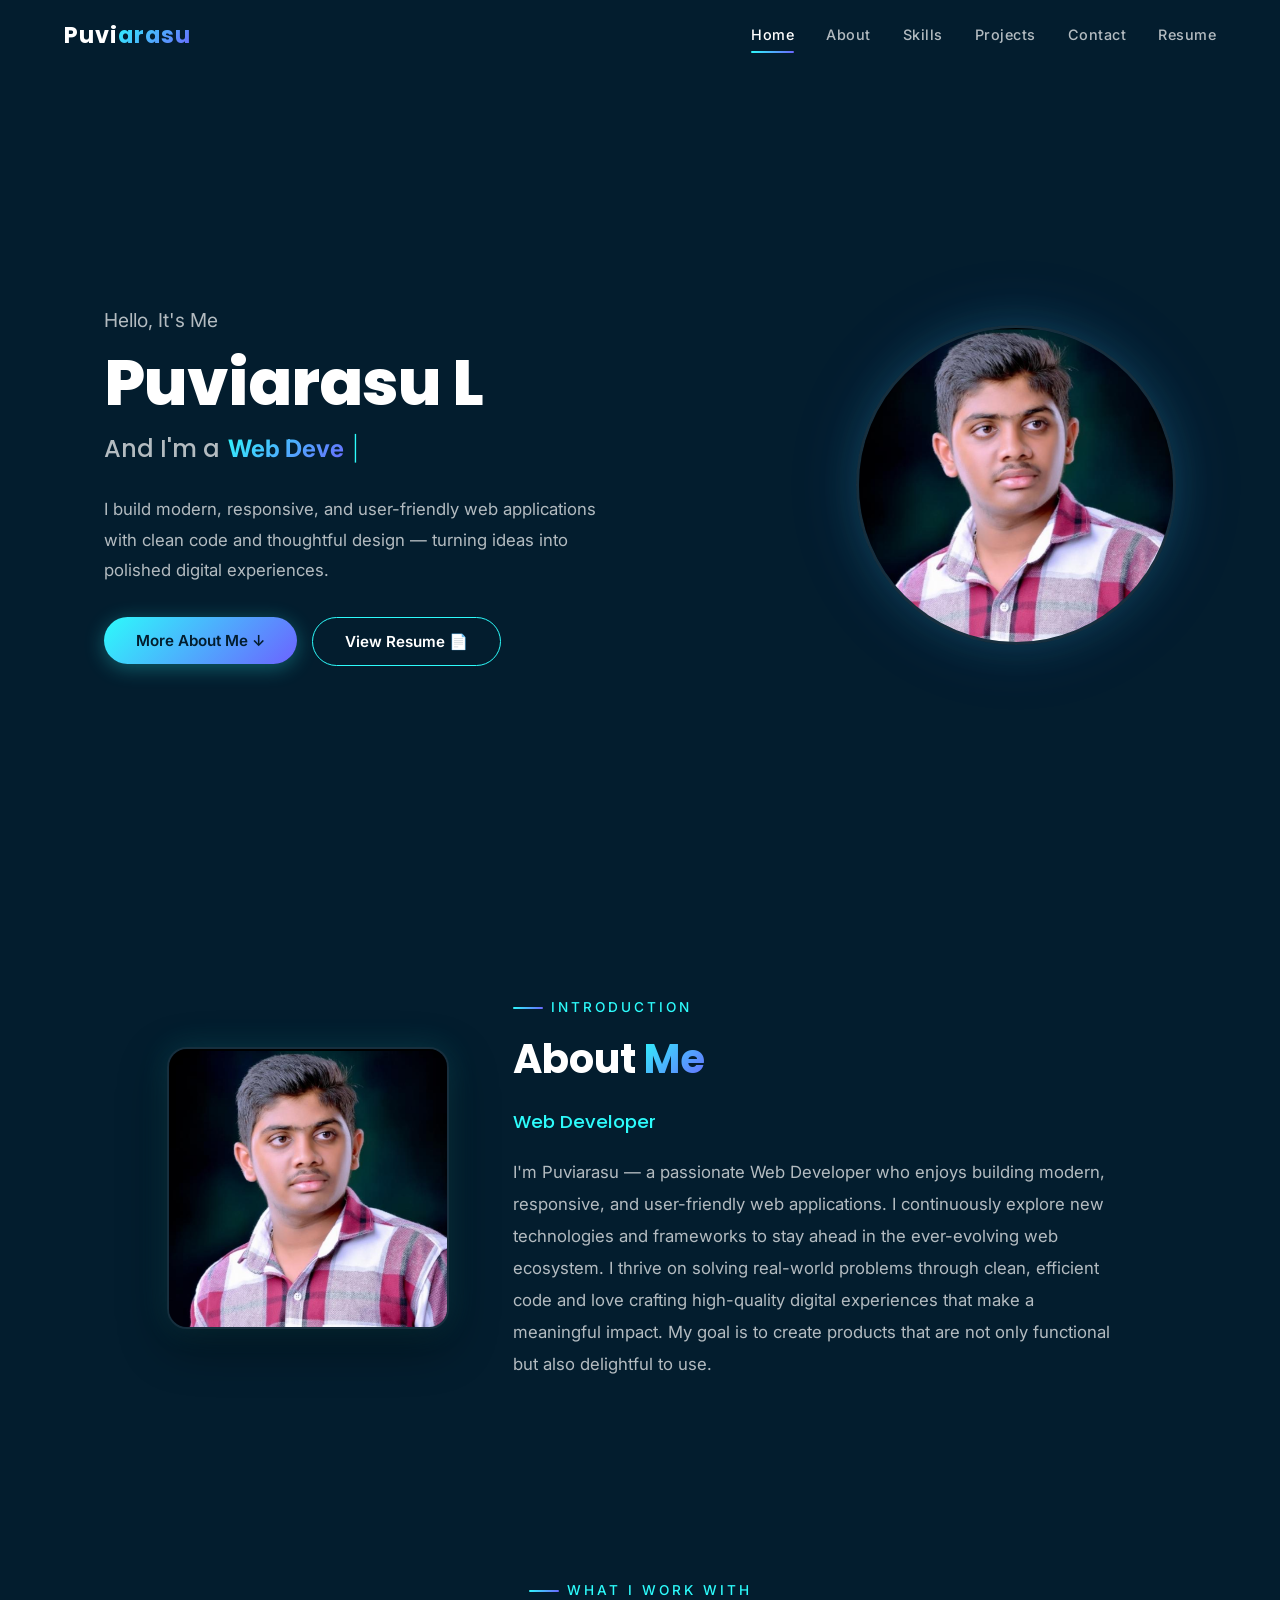
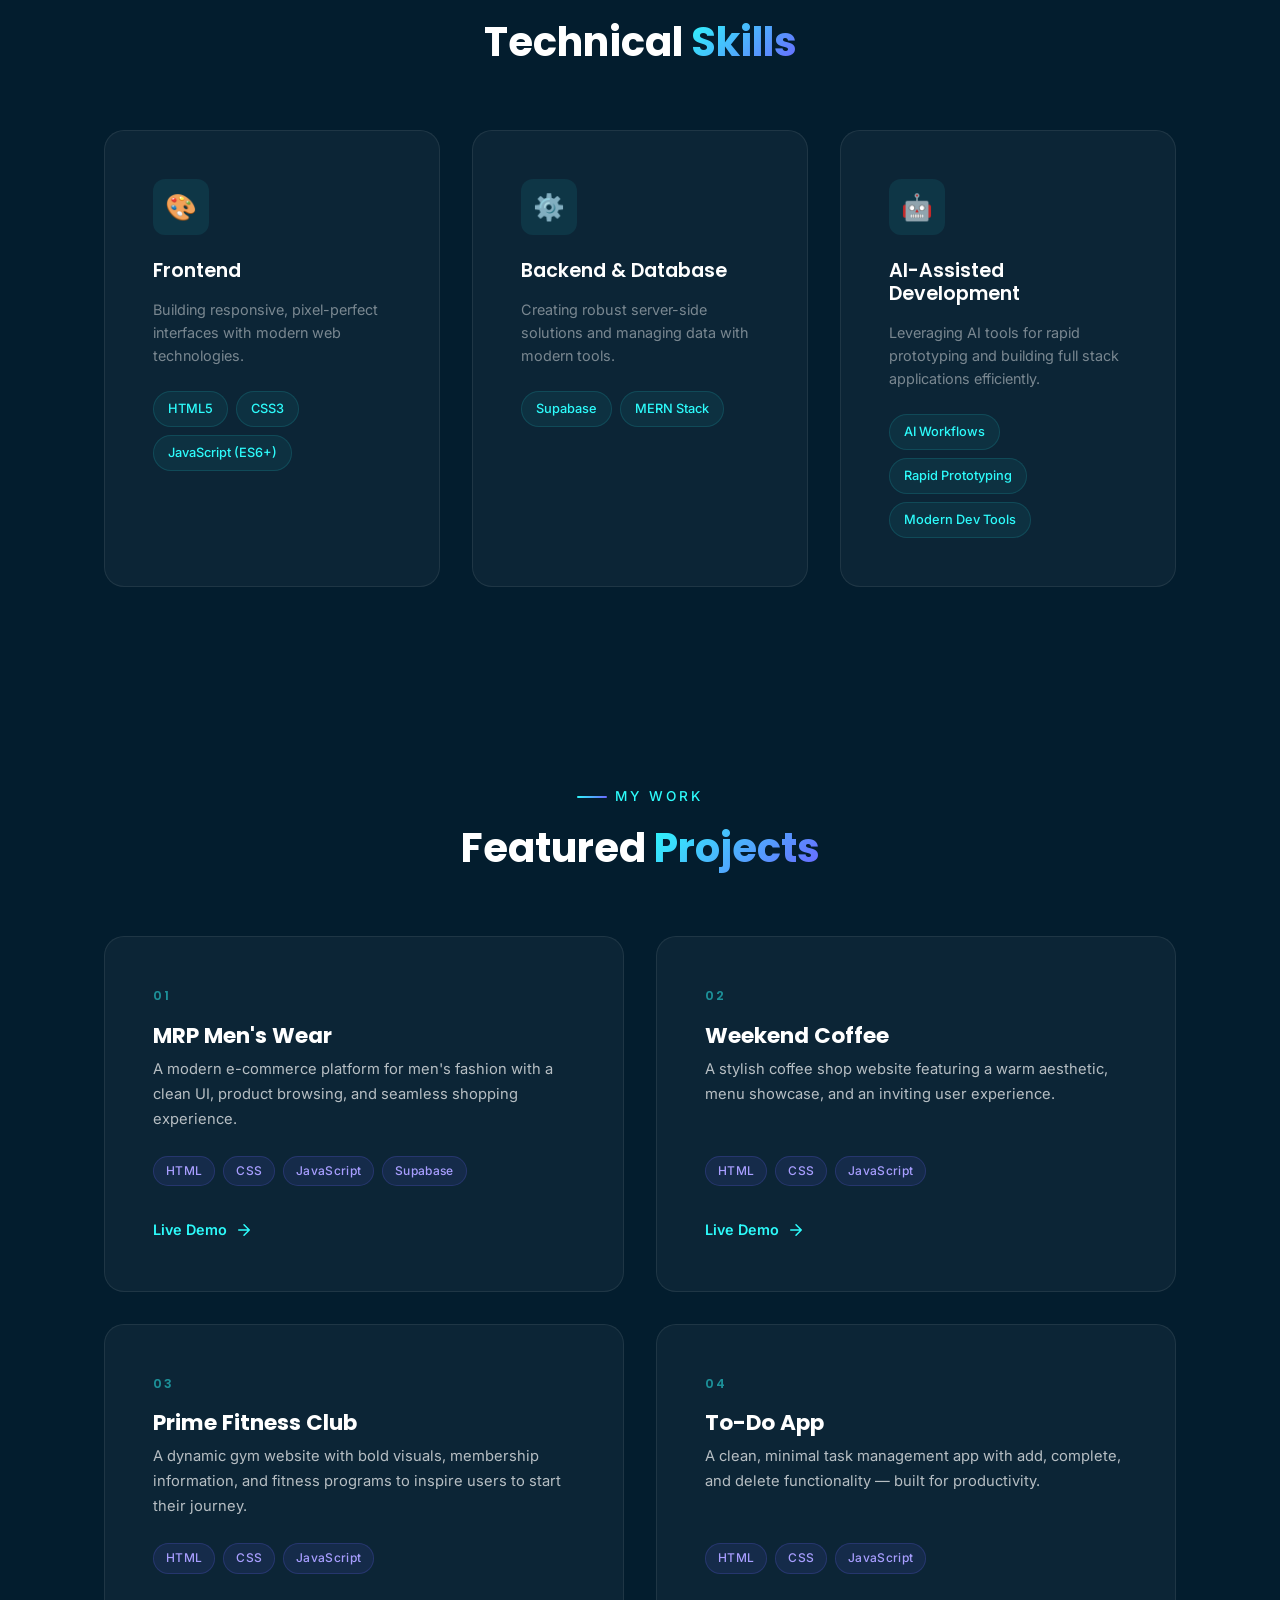
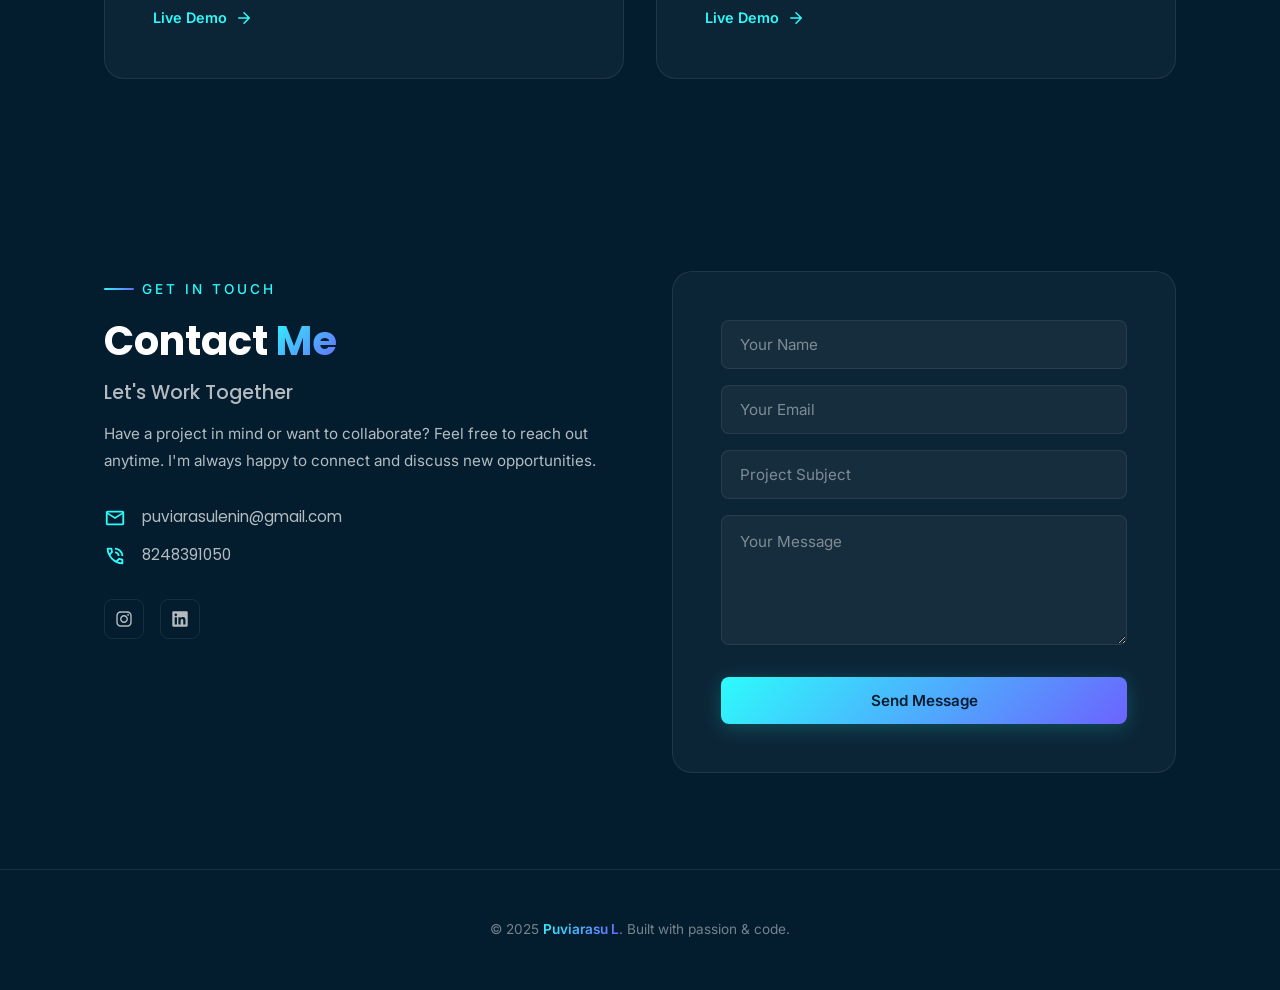
<file: index.html>
<!doctype html>
<html lang="en">
  <head>
    <meta charset="UTF-8" />
    <meta name="viewport" content="width=device-width, initial-scale=1.0" />
    <title>Puviarasu L — Web Developer Portfolio</title>
    <meta
      name="description"
      content="Portfolio of Puviarasu L — a passionate Web Developer building modern, responsive, and user-friendly web applications."
    />

    <link rel="preconnect" href="https://fonts.googleapis.com" />
    <link rel="preconnect" href="https://fonts.gstatic.com" crossorigin />
    <link
      href="https://fonts.googleapis.com/css2?family=Inter:wght@300;400;500;600;700;800&family=Poppins:wght@400;500;600;700;800&display=swap"
      rel="stylesheet"
    />

    <link rel="stylesheet" href="style2.css" />
  </head>
  <body>
    <!-- ===== NAVBAR ===== -->
    <nav class="navbar" id="navbar">
      <a href="#home" class="nav-logo">Puvi<span>arasu</span></a>
      <div class="navbar-contents">
        <a href="#home" class="nav-link active">Home</a>
        <a href="#about" class="nav-link">About</a>
        <a href="#skills" class="nav-link">Skills</a>
        <a href="#projects" class="nav-link">Projects</a>
        <a href="#contact" class="nav-link">Contact</a>
        <a href="resume.html" class="nav-link" target="_blank">Resume</a>
      </div>
      <svg
        class="menu-bar"
        id="menu-open"
        xmlns="http://www.w3.org/2000/svg"
        viewBox="0 0 24 24"
      >
        <path
          d="M3 6h18v2H3V6zm0 5h18v2H3v-2zm0 5h18v2H3v-2z"
        />
      </svg>
    </nav>

    <!-- ===== SIDEBAR (Mobile) ===== -->
    <div class="sidebar-overlay" id="sidebar-overlay"></div>
    <div class="sidebar-content" id="sidebar">
      <svg
        class="close-bar"
        id="menu-close"
        xmlns="http://www.w3.org/2000/svg"
        viewBox="0 0 24 24"
      >
        <path
          d="M18.3 5.71a1 1 0 00-1.42 0L12 10.59 7.12 5.71A1 1 0 105.7 7.12L10.59 12l-4.88 4.88a1 1 0 101.42 1.42L12 13.41l4.88 4.88a1 1 0 001.42-1.42L13.41 12l4.88-4.88a1 1 0 000-1.41z"
        />
      </svg>
      <div class="sidebar-topics">
        <a href="#home">Home</a>
        <a href="#about">About</a>
        <a href="#skills">Skills</a>
        <a href="#projects">Projects</a>
        <a href="#contact">Contact</a>
        <a href="resume.html" target="_blank">Resume</a>
      </div>
    </div>

    <!-- ===== HERO ===== -->
    <section id="home" class="home-page">
      <div class="home-first-half reveal-left">
        <div class="home-info">
          <p class="greeting">Hello, It's Me</p>
          <h1 class="name">Puviarasu L</h1>
          <div class="home-page-web">
            <h3>And I'm a</h3>
            <span class="typed-role" id="typed-role">Full Stack Developer</span>
            <span class="typed-cursor">|</span>
          </div>
          <p class="home-page-para">
            I build modern, responsive, and user-friendly web applications with
            clean code and thoughtful design — turning ideas into polished
            digital experiences.
          </p>
          <div style="display: flex; gap: 15px; flex-wrap: wrap;">
            <a href="#about">
              <button class="home-button" id="cta-about">
                More About Me ↓
              </button>
            </a>
            <a href="resume.html" target="_blank">
              <button class="home-button" style="background: transparent; border: 1px solid var(--accent-primary); color: var(--text-primary); box-shadow: none;" id="cta-resume">
                View Resume 📄
              </button>
            </a>
          </div>
        </div>
      </div>
      <div class="photo-box reveal-right">
        <div class="photos">
          <img class="puviphotos" src="puviphoto.png" alt="Puviarasu L — Full Stack Developer" />
        </div>
      </div>
    </section>

    <!-- ===== ABOUT ===== -->
    <section id="about" class="about-section">
      <div class="about-photo-wrapper reveal-left">
        <img class="puviphotoss" src="puviphoto.png" alt="Puviarasu L" />
      </div>
      <div class="about-2half reveal-right">
        <div class="about-topics">
          <span class="section-label">Introduction</span>
          <div class="about-topic">
            <h2 class="section-title">About <span class="gradient-text">Me</span></h2>
          </div>
          <h4 class="fullstack">Web Developer</h4>
          <p class="about-para">
            I'm Puviarasu — a passionate Web Developer who enjoys
            building modern, responsive, and user-friendly web applications.
            I continuously explore new technologies and frameworks to stay
            ahead in the ever-evolving web ecosystem. I thrive on solving
            real-world problems through clean, efficient code and love
            crafting high-quality digital experiences that make a meaningful
            impact. My goal is to create products that are not only
            functional but also delightful to use.
          </p>
        </div>
      </div>
    </section>

    <!-- ===== SKILLS ===== -->
    <section id="skills" class="skill-section">
      <div class="section-header reveal">
        <span class="section-label">What I Work With</span>
        <h2 class="section-title">Technical <span class="gradient-text">Skills</span></h2>
      </div>

      <div class="skills-grid stagger-children">
        <!-- Frontend -->
        <div class="skill-card reveal" style="--stagger-index: 0">
          <div class="skill-card-icon">🎨</div>
          <h3>Frontend</h3>
          <p>Building responsive, pixel-perfect interfaces with modern web technologies.</p>
          <div class="skill-tags">
            <span class="skill-tag">HTML5</span>
            <span class="skill-tag">CSS3</span>
            <span class="skill-tag">JavaScript (ES6+)</span>
          </div>
        </div>

        <!-- Backend & Database -->
        <div class="skill-card reveal" style="--stagger-index: 1">
          <div class="skill-card-icon">⚙️</div>
          <h3>Backend & Database</h3>
          <p>Creating robust server-side solutions and managing data with modern tools.</p>
          <div class="skill-tags">
            <span class="skill-tag">Supabase</span>
            <span class="skill-tag">MERN Stack</span>
          </div>
        </div>

        <!-- AI-Assisted Development -->
        <div class="skill-card reveal" style="--stagger-index: 2">
          <div class="skill-card-icon">🤖</div>
          <h3>AI-Assisted Development</h3>
          <p>Leveraging AI tools for rapid prototyping and building full stack applications efficiently.</p>
          <div class="skill-tags">
            <span class="skill-tag">AI Workflows</span>
            <span class="skill-tag">Rapid Prototyping</span>
            <span class="skill-tag">Modern Dev Tools</span>
          </div>
        </div>
      </div>
    </section>

    <!-- ===== PROJECTS ===== -->
    <section id="projects" class="projects-section">
      <div class="section-header reveal">
        <span class="section-label">My Work</span>
        <h2 class="section-title">Featured <span class="gradient-text">Projects</span></h2>
      </div>

      <div class="projects-grid stagger-children">
        <!-- Project 1 — MRP Men's Wear -->
        <div class="project-card reveal" style="--stagger-index: 0">
          <span class="project-number">01</span>
          <h3>MRP Men's Wear</h3>
          <p class="project-desc">
            A modern e-commerce platform for men's fashion with a clean UI,
            product browsing, and seamless shopping experience.
          </p>
          <div class="project-tech-tags">
            <span class="project-tech-tag">HTML</span>
            <span class="project-tech-tag">CSS</span>
            <span class="project-tech-tag">JavaScript</span>
            <span class="project-tech-tag">Supabase</span>
          </div>
          <a
            href="https://mrponline.vercel.app"
            target="_blank"
            rel="noopener noreferrer"
            class="project-link"
            id="project-mrp"
          >
            Live Demo
            <svg xmlns="http://www.w3.org/2000/svg" viewBox="0 0 24 24">
              <path d="M5 12h14m-7-7 7 7-7 7" stroke="currentColor" stroke-width="2" fill="none" stroke-linecap="round" stroke-linejoin="round"/>
            </svg>
          </a>
        </div>

        <!-- Project 2 — Weekend Coffee -->
        <div class="project-card reveal" style="--stagger-index: 1">
          <span class="project-number">02</span>
          <h3>Weekend Coffee</h3>
          <p class="project-desc">
            A stylish coffee shop website featuring a warm aesthetic,
            menu showcase, and an inviting user experience.
          </p>
          <div class="project-tech-tags">
            <span class="project-tech-tag">HTML</span>
            <span class="project-tech-tag">CSS</span>
            <span class="project-tech-tag">JavaScript</span>
          </div>
          <a
            href="https://weekend-coffee.vercel.app"
            target="_blank"
            rel="noopener noreferrer"
            class="project-link"
            id="project-coffee"
          >
            Live Demo
            <svg xmlns="http://www.w3.org/2000/svg" viewBox="0 0 24 24">
              <path d="M5 12h14m-7-7 7 7-7 7" stroke="currentColor" stroke-width="2" fill="none" stroke-linecap="round" stroke-linejoin="round"/>
            </svg>
          </a>
        </div>

        <!-- Project 3 — Prime Fitness Club -->
        <div class="project-card reveal" style="--stagger-index: 2">
          <span class="project-number">03</span>
          <h3>Prime Fitness Club</h3>
          <p class="project-desc">
            A dynamic gym website with bold visuals, membership information,
            and fitness programs to inspire users to start their journey.
          </p>
          <div class="project-tech-tags">
            <span class="project-tech-tag">HTML</span>
            <span class="project-tech-tag">CSS</span>
            <span class="project-tech-tag">JavaScript</span>
          </div>
          <a
            href="https://prime-fitness-club.vercel.app"
            target="_blank"
            rel="noopener noreferrer"
            class="project-link"
            id="project-fitness"
          >
            Live Demo
            <svg xmlns="http://www.w3.org/2000/svg" viewBox="0 0 24 24">
              <path d="M5 12h14m-7-7 7 7-7 7" stroke="currentColor" stroke-width="2" fill="none" stroke-linecap="round" stroke-linejoin="round"/>
            </svg>
          </a>
        </div>

        <!-- Project 4 — To-Do App -->
        <div class="project-card reveal" style="--stagger-index: 3">
          <span class="project-number">04</span>
          <h3>To-Do App</h3>
          <p class="project-desc">
            A clean, minimal task management app with add, complete, and
            delete functionality — built for productivity.
          </p>
          <div class="project-tech-tags">
            <span class="project-tech-tag">HTML</span>
            <span class="project-tech-tag">CSS</span>
            <span class="project-tech-tag">JavaScript</span>
          </div>
          <a
            href="https://to-do-app-puviarasu.vercel.app"
            target="_blank"
            rel="noopener noreferrer"
            class="project-link"
            id="project-todo"
          >
            Live Demo
            <svg xmlns="http://www.w3.org/2000/svg" viewBox="0 0 24 24">
              <path d="M5 12h14m-7-7 7 7-7 7" stroke="currentColor" stroke-width="2" fill="none" stroke-linecap="round" stroke-linejoin="round"/>
            </svg>
          </a>
        </div>
      </div>
    </section>

    <!-- ===== CONTACT ===== -->
    <section id="contact" class="contact">
      <div class="contact-first-half reveal-left">
        <span class="section-label">Get In Touch</span>
        <div class="contact-me">
          <h2>Contact <span class="me">Me</span></h2>
        </div>
        <h3 class="work">Let's Work Together</h3>
        <p class="contact-para">
          Have a project in mind or want to collaborate? Feel free to reach
          out anytime. I'm always happy to connect and discuss new
          opportunities.
        </p>
        <div class="icons-gap">
          <div class="contact-icons">
            <svg
              class="mail-phone"
              xmlns="http://www.w3.org/2000/svg"
              viewBox="0 -960 960 960"
            >
              <path
                d="M160-160q-33 0-56.5-23.5T80-240v-480q0-33 23.5-56.5T160-800h640q33 0 56.5 23.5T880-720v480q0 33-23.5 56.5T800-160H160Zm320-280L160-640v400h640v-400L480-440Zm0-80 320-200H160l320 200ZM160-640v-80 480-400Z"
              />
            </svg>
            <h3 class="details">puviarasulenin@gmail.com</h3>
          </div>
          <div class="contact-icons">
            <svg
              class="mail-phone"
              xmlns="http://www.w3.org/2000/svg"
              viewBox="0 -960 960 960"
            >
              <path
                d="M760-480q0-117-81.5-198.5T480-760v-80q75 0 140.5 28.5t114 77q48.5 48.5 77 114T840-480h-80Zm-160 0q0-50-35-85t-85-35v-80q83 0 141.5 58.5T680-480h-80Zm198 360q-125 0-247-54.5T329-329Q229-429 174.5-551T120-798q0-18 12-30t30-12h162q14 0 25 9.5t13 22.5l26 140q2 16-1 27t-11 19l-97 98q20 37 47.5 71.5T387-386q31 31 65 57.5t72 48.5l94-94q9-9 23.5-13.5T670-390l138 28q14 4 23 14.5t9 23.5v162q0 18-12 30t-30 12ZM241-600l66-66-17-94h-89q5 41 14 81t26 79Zm358 358q39 17 79.5 27t81.5 13v-88l-94-19-67 67ZM241-600Zm358 358Z"
              />
            </svg>
            <h3 class="details">8248391050</h3>
          </div>
        </div>

        <div class="contact-images">
          <a href="https://www.instagram.com/gymboy_puvi/" target="_blank" rel="noopener noreferrer" aria-label="Instagram">
            <svg
              class="cont-images"
              xmlns="http://www.w3.org/2000/svg"
              viewBox="0 0 640 640"
            >
              <path
                d="M320.3 205C256.8 204.8 205.2 256.2 205 319.7C204.8 383.2 256.2 434.8 319.7 435C383.2 435.2 434.8 383.8 435 320.3C435.2 256.8 383.8 205.2 320.3 205zM319.7 245.4C360.9 245.2 394.4 278.5 394.6 319.7C394.8 360.9 361.5 394.4 320.3 394.6C279.1 394.8 245.6 361.5 245.4 320.3C245.2 279.1 278.5 245.6 319.7 245.4zM413.1 200.3C413.1 185.5 425.1 173.5 439.9 173.5C454.7 173.5 466.7 185.5 466.7 200.3C466.7 215.1 454.7 227.1 439.9 227.1C425.1 227.1 413.1 215.1 413.1 200.3zM542.8 227.5C541.1 191.6 532.9 159.8 506.6 133.6C480.4 107.4 448.6 99.2 412.7 97.4C375.7 95.3 264.8 95.3 227.8 97.4C192 99.1 160.2 107.3 133.9 133.5C107.6 159.7 99.5 191.5 97.7 227.4C95.6 264.4 95.6 375.3 97.7 412.3C99.4 448.2 107.6 480 133.9 506.2C160.2 532.4 191.9 540.6 227.8 542.4C264.8 544.5 375.7 544.5 412.7 542.4C448.6 540.7 480.4 532.5 506.6 506.2C532.8 480 541 448.2 542.8 412.3C544.9 375.3 544.9 264.5 542.8 227.5zM495 452C487.2 471.6 472.1 486.7 452.4 494.6C422.9 506.3 352.9 503.6 320.3 503.6C287.7 503.6 217.6 506.2 188.2 494.6C168.6 486.8 153.5 471.7 145.6 452C133.9 422.5 136.6 352.5 136.6 319.9C136.6 287.3 134 217.2 145.6 187.8C153.4 168.2 168.5 153.1 188.2 145.2C217.7 133.5 287.7 136.2 320.3 136.2C352.9 136.2 423 133.6 452.4 145.2C472 153 487.1 168.1 495 187.8C506.7 217.3 504 287.3 504 319.9C504 352.5 506.7 422.6 495 452z"
              />
            </svg>
          </a>
          <a href="https://www.linkedin.com/in/puviarasu-lenin-47923a38b/" target="_blank" rel="noopener noreferrer" aria-label="LinkedIn">
            <svg
              class="cont-images"
              xmlns="http://www.w3.org/2000/svg"
              viewBox="0 0 640 640"
            >
              <path
                d="M512 96L127.9 96C110.3 96 96 110.5 96 128.3L96 511.7C96 529.5 110.3 544 127.9 544L512 544C529.6 544 544 529.5 544 511.7L544 128.3C544 110.5 529.6 96 512 96zM231.4 480L165 480L165 266.2L231.5 266.2L231.5 480L231.4 480zM198.2 160C219.5 160 236.7 177.2 236.7 198.5C236.7 219.8 219.5 237 198.2 237C176.9 237 159.7 219.8 159.7 198.5C159.7 177.2 176.9 160 198.2 160zM480.3 480L413.9 480L413.9 376C413.9 351.2 413.4 319.3 379.4 319.3C344.8 319.3 339.5 346.3 339.5 374.2L339.5 480L273.1 480L273.1 266.2L336.8 266.2L336.8 295.4L337.7 295.4C346.6 278.6 368.3 260.9 400.6 260.9C467.8 260.9 480.3 305.2 480.3 362.8L480.3 480z"
              />
            </svg>
          </a>
        </div>
      </div>

      <div class="contact-second-half reveal-right">
        <form class="contact-form" id="contact-form">
          <div class="input-group">
            <input id="text1" type="text" placeholder="Your Name" required />
          </div>
          <div class="input-group">
            <input id="text2" type="email" placeholder="Your Email" required />
          </div>
          <div class="input-group">
            <input id="text3" type="text" placeholder="Project Subject" />
          </div>
          <div class="input-group">
            <textarea id="text4" placeholder="Your Message" required></textarea>
          </div>
          <button type="button" onclick="submitone()" class="submit-btn" id="submit-btn">
            Send Message
          </button>
        </form>
      </div>
    </section>

    <!-- ===== FOOTER ===== -->
    <footer class="footer">
      <p>© 2025 <span class="gradient-text">Puviarasu L</span>. Built with passion & code.</p>
    </footer>

    <script src="javas.js"></script>
  </body>
</html>
</file>
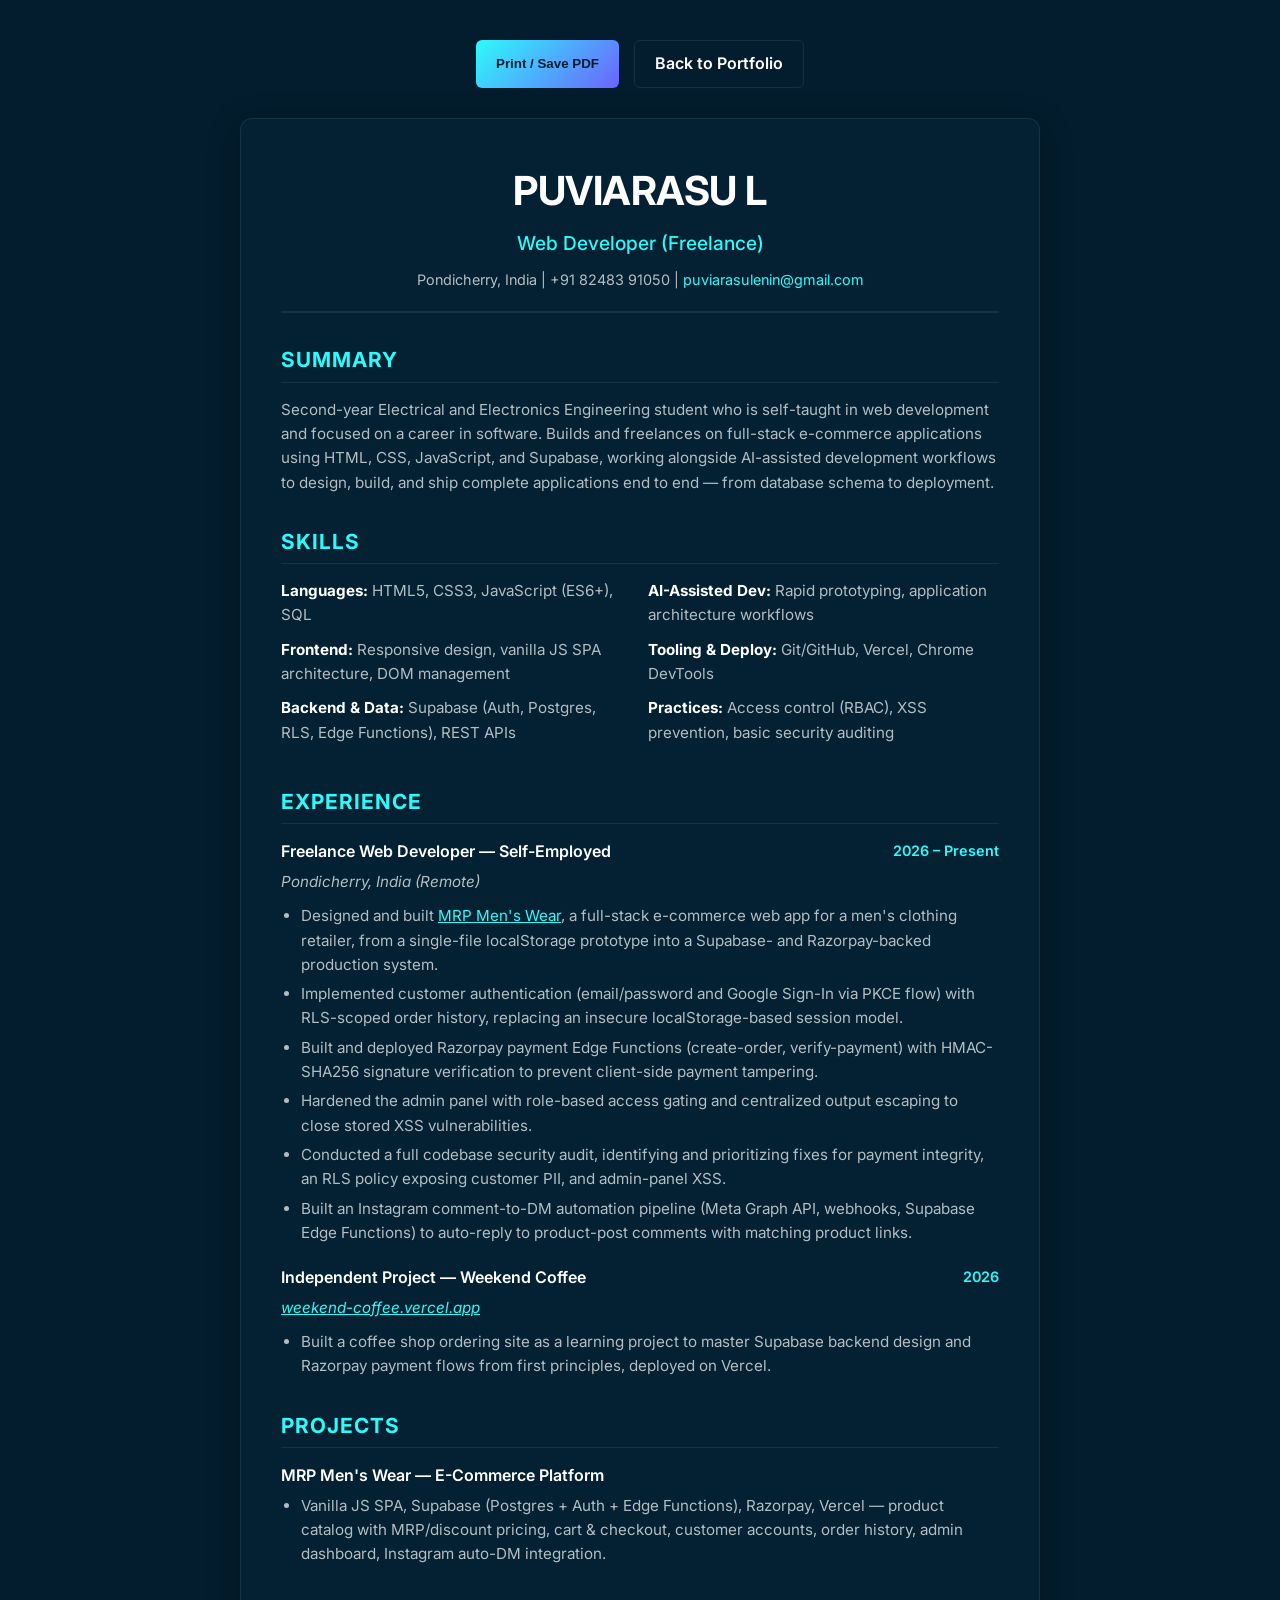
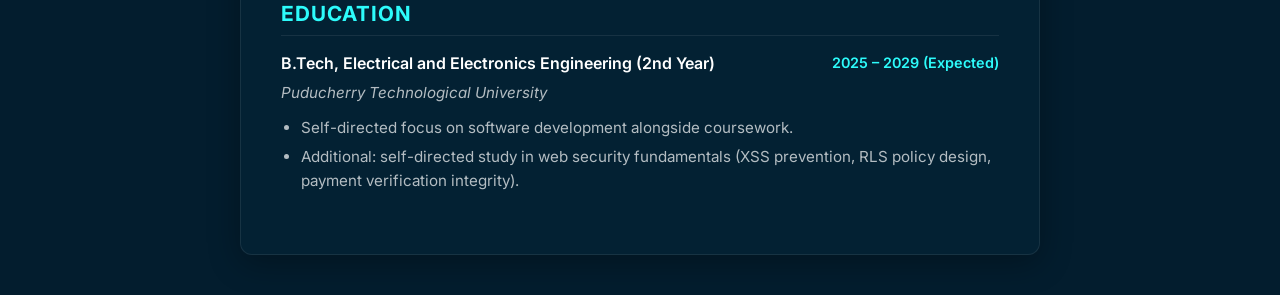
<file: resume.html>
<!DOCTYPE html>
<html lang="en">
<head>
    <meta charset="UTF-8">
    <meta name="viewport" content="width=device-width, initial-scale=1.0">
    <title>Puviarasu L — Resume</title>
    <link href="https://fonts.googleapis.com/css2?family=Inter:wght@300;400;500;600;700;800&display=swap" rel="stylesheet">
    <style>
        :root {
            --bg-primary: #031d2e;
            --bg-secondary: #062a3e;
            --accent-primary: #2dfbfb;
            --text-primary: #ffffff;
            --text-secondary: rgba(255, 255, 255, 0.7);
            --border-glass: rgba(255, 255, 255, 0.08);
            --accent-gradient: linear-gradient(135deg, #2dfbfb 0%, #6c63ff 100%);
        }
        * {
            margin: 0;
            padding: 0;
            box-sizing: border-box;
        }
        body {
            background-color: var(--bg-primary);
            color: var(--text-primary);
            font-family: 'Inter', sans-serif;
            line-height: 1.6;
            padding: 40px 20px;
        }
        .container {
            max-width: 800px;
            margin: 0 auto;
            background: rgba(6, 42, 62, 0.4);
            border: 1px solid var(--border-glass);
            padding: 40px;
            border-radius: 12px;
            box-shadow: 0 8px 32px rgba(0, 0, 0, 0.3);
        }
        .header {
            text-align: center;
            border-bottom: 2px solid var(--border-glass);
            padding-bottom: 20px;
            margin-bottom: 30px;
        }
        .header h1 {
            font-size: 2.5rem;
            margin-bottom: 5px;
            letter-spacing: -0.5px;
        }
        .subtitle {
            color: var(--accent-primary);
            font-size: 1.2rem;
            font-weight: 500;
            margin-bottom: 10px;
        }
        .contact-info {
            font-size: 0.9rem;
            color: var(--text-secondary);
        }
        .contact-info a {
            color: var(--accent-primary);
            text-decoration: none;
        }
        h2 {
            font-size: 1.3rem;
            color: var(--accent-primary);
            margin-top: 30px;
            margin-bottom: 15px;
            border-bottom: 1px solid var(--border-glass);
            padding-bottom: 5px;
            text-transform: uppercase;
            letter-spacing: 1px;
        }
        p, li {
            color: var(--text-secondary);
            font-size: 0.95rem;
            margin-bottom: 10px;
        }
        ul {
            list-style: none;
        }
        .experience-item, .project-item {
            margin-bottom: 20px;
        }
        .item-header {
            display: flex;
            justify-content: space-between;
            flex-wrap: wrap;
            font-weight: 600;
            margin-bottom: 5px;
        }
        .item-title {
            color: var(--text-primary);
        }
        .item-date {
            color: var(--accent-primary);
            font-size: 0.9rem;
        }
        .bullet-list {
            list-style-type: disc;
            margin-left: 20px;
            margin-top: 5px;
        }
        .bullet-list li {
            margin-bottom: 5px;
        }
        .skills-grid {
            display: grid;
            grid-template-columns: 1fr 1fr;
            gap: 15px;
        }
        .skill-category strong {
            color: var(--text-primary);
        }
        .actions {
            display: flex;
            justify-content: center;
            gap: 15px;
            margin-bottom: 30px;
        }
        .btn {
            display: inline-flex;
            align-items: center;
            padding: 10px 20px;
            border: none;
            border-radius: 6px;
            font-weight: 600;
            text-decoration: none;
            cursor: pointer;
            transition: transform 0.2s, box-shadow 0.2s;
        }
        .btn-primary {
            background: var(--accent-gradient);
            color: var(--bg-primary);
        }
        .btn-secondary {
            background: transparent;
            border: 1px solid var(--border-glass);
            color: var(--text-primary);
        }
        .btn:hover {
            transform: translateY(-2px);
            box-shadow: 0 4px 15px rgba(45, 251, 251, 0.2);
        }
        @media (max-width: 600px) {
            .skills-grid {
                grid-template-columns: 1fr;
            }
            .item-header {
                flex-direction: column;
            }
            .container {
                padding: 20px;
            }
        }
        @media print {
            body {
                background: white;
                color: black;
                padding: 0;
            }
            .container {
                background: transparent;
                border: none;
                padding: 0;
                box-shadow: none;
            }
            .actions {
                display: none;
            }
            .item-title, h2, .subtitle, p, li {
                color: black !important;
            }
            h2 {
                border-bottom: 1px solid #ccc;
            }
        }
    </style>
</head>
<body>
    <div class="actions">
        <button class="btn btn-primary" onclick="window.print()">Print / Save PDF</button>
        <a href="index.html" class="btn btn-secondary">Back to Portfolio</a>
    </div>
    <div class="container">
        <div class="header">
            <h1>PUVIARASU L</h1>
            <div class="subtitle">Web Developer (Freelance)</div>
            <div class="contact-info">
                Pondicherry, India | +91 82483 91050 | <a href="mailto:puviarasulenin@gmail.com">puviarasulenin@gmail.com</a>
            </div>
        </div>

        <h2>Summary</h2>
        <p>Second-year Electrical and Electronics Engineering student who is self-taught in web development and focused on a career in software. Builds and freelances on full-stack e-commerce applications using HTML, CSS, JavaScript, and Supabase, working alongside AI-assisted development workflows to design, build, and ship complete applications end to end — from database schema to deployment.</p>

        <h2>Skills</h2>
        <div class="skills-grid">
            <div class="skill-category">
                <p><strong>Languages:</strong> HTML5, CSS3, JavaScript (ES6+), SQL</p>
                <p><strong>Frontend:</strong> Responsive design, vanilla JS SPA architecture, DOM management</p>
                <p><strong>Backend & Data:</strong> Supabase (Auth, Postgres, RLS, Edge Functions), REST APIs</p>
            </div>
            <div class="skill-category">
                <p><strong>AI-Assisted Dev:</strong> Rapid prototyping, application architecture workflows</p>
                <p><strong>Tooling & Deploy:</strong> Git/GitHub, Vercel, Chrome DevTools</p>
                <p><strong>Practices:</strong> Access control (RBAC), XSS prevention, basic security auditing</p>
            </div>
        </div>

        <h2>Experience</h2>
        <div class="experience-item">
            <div class="item-header">
                <span class="item-title">Freelance Web Developer — Self-Employed</span>
                <span class="item-date">2026 – Present</span>
            </div>
            <p style="font-style: italic;">Pondicherry, India (Remote)</p>
            <ul class="bullet-list">
                <li>Designed and built <a href="https://mrponline.vercel.app" target="_blank" style="color: var(--accent-primary); text-decoration: underline;">MRP Men's Wear</a>, a full-stack e-commerce web app for a men's clothing retailer, from a single-file localStorage prototype into a Supabase- and Razorpay-backed production system.</li>
                <li>Implemented customer authentication (email/password and Google Sign-In via PKCE flow) with RLS-scoped order history, replacing an insecure localStorage-based session model.</li>
                <li>Built and deployed Razorpay payment Edge Functions (create-order, verify-payment) with HMAC-SHA256 signature verification to prevent client-side payment tampering.</li>
                <li>Hardened the admin panel with role-based access gating and centralized output escaping to close stored XSS vulnerabilities.</li>
                <li>Conducted a full codebase security audit, identifying and prioritizing fixes for payment integrity, an RLS policy exposing customer PII, and admin-panel XSS.</li>
                <li>Built an Instagram comment-to-DM automation pipeline (Meta Graph API, webhooks, Supabase Edge Functions) to auto-reply to product-post comments with matching product links.</li>
            </ul>
        </div>

        <div class="experience-item">
            <div class="item-header">
                <span class="item-title">Independent Project — Weekend Coffee</span>
                <span class="item-date">2026</span>
            </div>
            <p style="font-style: italic;"><a href="https://weekend-coffee.vercel.app" target="_blank" style="color: var(--accent-primary);">weekend-coffee.vercel.app</a></p>
            <ul class="bullet-list">
                <li>Built a coffee shop ordering site as a learning project to master Supabase backend design and Razorpay payment flows from first principles, deployed on Vercel.</li>
            </ul>
        </div>

        <h2>Projects</h2>
        <div class="project-item">
            <div class="item-header">
                <span class="item-title">MRP Men's Wear — E-Commerce Platform</span>
            </div>
            <ul class="bullet-list">
                <li>Vanilla JS SPA, Supabase (Postgres + Auth + Edge Functions), Razorpay, Vercel — product catalog with MRP/discount pricing, cart & checkout, customer accounts, order history, admin dashboard, Instagram auto-DM integration.</li>
            </ul>
        </div>

        <h2>Education</h2>
        <div class="experience-item">
            <div class="item-header">
                <span class="item-title">B.Tech, Electrical and Electronics Engineering (2nd Year)</span>
                <span class="item-date">2025 – 2029 (Expected)</span>
            </div>
            <p style="font-style: italic;">Puducherry Technological University</p>
            <ul class="bullet-list">
                <li>Self-directed focus on software development alongside coursework.</li>
                <li>Additional: self-directed study in web security fundamentals (XSS prevention, RLS policy design, payment verification integrity).</li>
            </ul>
        </div>
    </div>
</body>
</html>
</file>
<file: style2.css>
/* ===== DESIGN TOKENS ===== */
:root {
  /* Colors — Core Theme (Dark Teal + Cyan) */
  --bg-primary: #031d2e;
  --bg-secondary: #062a3e;
  --bg-card: rgba(6, 42, 62, 0.6);
  --bg-glass: rgba(255, 255, 255, 0.04);
  --bg-glass-hover: rgba(255, 255, 255, 0.08);
  --border-glass: rgba(255, 255, 255, 0.08);
  --border-glass-hover: rgba(45, 251, 251, 0.25);

  --accent-primary: #2dfbfb;
  --accent-secondary: #6c63ff;
  --accent-gradient: linear-gradient(135deg, #2dfbfb 0%, #6c63ff 100%);
  --accent-gradient-hover: linear-gradient(135deg, #6c63ff 0%, #2dfbfb 100%);

  --text-primary: #ffffff;
  --text-secondary: rgba(255, 255, 255, 0.7);
  --text-muted: rgba(255, 255, 255, 0.45);

  /* Typography */
  --font-heading: 'Poppins', sans-serif;
  --font-body: 'Inter', sans-serif;

  /* Spacing Scale */
  --space-xs: 0.25rem;
  --space-sm: 0.5rem;
  --space-md: 1rem;
  --space-lg: 1.5rem;
  --space-xl: 2rem;
  --space-2xl: 3rem;
  --space-3xl: 4rem;
  --space-4xl: 6rem;

  /* Borders & Radius */
  --radius-sm: 8px;
  --radius-md: 12px;
  --radius-lg: 20px;
  --radius-xl: 28px;
  --radius-full: 50%;

  /* Shadows */
  --shadow-sm: 0 2px 8px rgba(0, 0, 0, 0.2);
  --shadow-md: 0 8px 32px rgba(0, 0, 0, 0.3);
  --shadow-lg: 0 16px 48px rgba(0, 0, 0, 0.4);
  --shadow-glow: 0 0 30px rgba(45, 251, 251, 0.15);
  --shadow-glow-strong: 0 0 50px rgba(45, 251, 251, 0.25);

  /* Transitions */
  --transition-fast: 0.2s ease;
  --transition-base: 0.3s ease;
  --transition-slow: 0.5s ease;
  --transition-spring: 0.4s cubic-bezier(0.175, 0.885, 0.32, 1.275);

  /* Layout */
  --nav-height: 70px;
  --container-max: 1200px;
  --container-padding: 5%;
}

/* ===== RESET & BASE ===== */
*,
*::before,
*::after {
  margin: 0;
  padding: 0;
  box-sizing: border-box;
}

html {
  scroll-behavior: smooth;
  scroll-padding-top: calc(var(--nav-height) + 20px);
}

body {
  background-color: var(--bg-primary);
  color: var(--text-primary);
  font-family: var(--font-body);
  font-size: 16px;
  line-height: 1.7;
  overflow-x: hidden;
  -webkit-font-smoothing: antialiased;
  -moz-osx-font-smoothing: grayscale;
}

a {
  color: inherit;
  text-decoration: none;
}

img {
  max-width: 100%;
  display: block;
}

/* ===== TYPOGRAPHY ===== */
h1, h2, h3, h4, h5, h6 {
  font-family: var(--font-heading);
  font-weight: 700;
  line-height: 1.2;
}

h1 { font-size: clamp(2.2rem, 5vw, 3.5rem); }
h2 { font-size: clamp(1.8rem, 4vw, 2.5rem); }
h3 { font-size: clamp(1.2rem, 2.5vw, 1.5rem); }
h4 { font-size: clamp(1rem, 2vw, 1.15rem); }

p {
  color: var(--text-secondary);
  font-size: clamp(0.95rem, 1.5vw, 1.05rem);
  max-width: 65ch;
}

/* ===== UTILITY CLASSES ===== */
.section {
  padding: var(--space-4xl) var(--container-padding);
  max-width: var(--container-max);
  margin: 0 auto;
}

.section-label {
  display: inline-flex;
  align-items: center;
  gap: var(--space-sm);
  font-family: var(--font-body);
  font-size: 0.85rem;
  font-weight: 500;
  letter-spacing: 3px;
  text-transform: uppercase;
  color: var(--accent-primary);
  margin-bottom: var(--space-md);
}

.section-label::before {
  content: '';
  width: 30px;
  height: 2px;
  background: var(--accent-gradient);
  border-radius: 2px;
}

.section-title {
  margin-bottom: var(--space-lg);
}

.gradient-text {
  background: var(--accent-gradient);
  -webkit-background-clip: text;
  -webkit-text-fill-color: transparent;
  background-clip: text;
}

/* ===== SCROLL ANIMATIONS ===== */
.reveal {
  opacity: 0;
  transform: translateY(40px);
  transition: opacity 0.8s ease, transform 0.8s ease;
}

.reveal.active {
  opacity: 1;
  transform: translateY(0);
}

.reveal-left {
  opacity: 0;
  transform: translateX(-60px);
  transition: opacity 0.8s ease, transform 0.8s ease;
}

.reveal-left.active {
  opacity: 1;
  transform: translateX(0);
}

.reveal-right {
  opacity: 0;
  transform: translateX(60px);
  transition: opacity 0.8s ease, transform 0.8s ease;
}

.reveal-right.active {
  opacity: 1;
  transform: translateX(0);
}

/* Staggered children */
.stagger-children .reveal {
  transition-delay: calc(var(--stagger-index, 0) * 0.1s);
}

/* ===== NAVBAR ===== */
.navbar {
  display: flex;
  justify-content: space-between;
  align-items: center;
  padding: 0 var(--container-padding);
  width: 100%;
  height: var(--nav-height);
  position: fixed;
  top: 0;
  left: 0;
  z-index: 1000;
  background: transparent;
  transition: background var(--transition-base), box-shadow var(--transition-base), backdrop-filter var(--transition-base);
}

.navbar.scrolled {
  background: rgba(3, 29, 46, 0.85);
  backdrop-filter: blur(20px);
  -webkit-backdrop-filter: blur(20px);
  box-shadow: 0 1px 0 var(--border-glass), var(--shadow-sm);
}

.nav-logo {
  font-family: var(--font-heading);
  font-size: 1.4rem;
  font-weight: 700;
  letter-spacing: 1px;
  color: var(--text-primary);
}

.nav-logo span {
  background: var(--accent-gradient);
  -webkit-background-clip: text;
  -webkit-text-fill-color: transparent;
  background-clip: text;
}

.navbar-contents {
  display: flex;
  align-items: center;
  gap: var(--space-xl);
}

.navbar-contents a {
  font-family: var(--font-body);
  font-size: 0.9rem;
  font-weight: 500;
  color: var(--text-secondary);
  text-decoration: none;
  letter-spacing: 0.5px;
  position: relative;
  padding: var(--space-xs) 0;
  transition: color var(--transition-fast);
}

.navbar-contents a::after {
  content: '';
  position: absolute;
  bottom: -2px;
  left: 0;
  width: 0;
  height: 2px;
  background: var(--accent-gradient);
  border-radius: 2px;
  transition: width var(--transition-base);
}

.navbar-contents a:hover,
.navbar-contents a.active {
  color: var(--text-primary);
}

.navbar-contents a:hover::after,
.navbar-contents a.active::after {
  width: 100%;
}

/* Hamburger Menu */
.menu-bar {
  display: none;
  width: 28px;
  height: 28px;
  fill: var(--text-primary);
  cursor: pointer;
  transition: transform var(--transition-fast);
}

.menu-bar:hover {
  transform: scale(1.1);
}

/* ===== SIDEBAR (Mobile) ===== */
.sidebar-content {
  position: fixed;
  top: 0;
  right: -100%;
  width: min(320px, 80%);
  height: 100vh;
  height: 100dvh;
  background: rgba(3, 29, 46, 0.95);
  backdrop-filter: blur(30px);
  -webkit-backdrop-filter: blur(30px);
  z-index: 2000;
  padding: var(--space-2xl);
  transition: right 0.4s cubic-bezier(0.4, 0, 0.2, 1);
  border-left: 1px solid var(--border-glass);
}

.sidebar-content.open {
  right: 0;
}

.sidebar-overlay {
  position: fixed;
  top: 0;
  left: 0;
  width: 100%;
  height: 100%;
  background: rgba(0, 0, 0, 0.5);
  z-index: 1999;
  opacity: 0;
  pointer-events: none;
  transition: opacity var(--transition-base);
}

.sidebar-overlay.open {
  opacity: 1;
  pointer-events: auto;
}

.close-bar {
  width: 32px;
  height: 32px;
  fill: var(--text-secondary);
  cursor: pointer;
  display: block;
  margin-left: auto;
  margin-bottom: var(--space-2xl);
  transition: fill var(--transition-fast), transform var(--transition-fast);
}

.close-bar:hover {
  fill: var(--accent-primary);
  transform: rotate(90deg);
}

.sidebar-topics {
  display: flex;
  flex-direction: column;
  gap: var(--space-lg);
}

.sidebar-topics a {
  font-family: var(--font-heading);
  font-size: 1.3rem;
  font-weight: 600;
  color: var(--text-secondary);
  text-decoration: none;
  padding: var(--space-sm) 0;
  border-bottom: 1px solid var(--border-glass);
  transition: color var(--transition-fast), padding-left var(--transition-fast), border-color var(--transition-fast);
}

.sidebar-topics a:hover {
  color: var(--accent-primary);
  padding-left: var(--space-md);
  border-color: var(--accent-primary);
}

/* ===== HERO SECTION ===== */
.home-page {
  min-height: 100vh;
  display: flex;
  align-items: center;
  justify-content: space-between;
  padding: calc(var(--nav-height) + var(--space-2xl)) var(--container-padding) var(--space-2xl);
  max-width: var(--container-max);
  margin: 0 auto;
  gap: var(--space-2xl);
}

.home-first-half {
  flex: 1;
  display: flex;
  align-items: center;
}

.home-info {
  color: var(--text-primary);
}

.home-info .greeting {
  font-family: var(--font-body);
  font-size: clamp(1rem, 2vw, 1.2rem);
  font-weight: 400;
  color: var(--text-secondary);
  margin-bottom: var(--space-sm);
}

.home-info .name {
  font-size: clamp(2.5rem, 6vw, 4rem);
  font-weight: 800;
  margin-bottom: var(--space-sm);
  letter-spacing: -1px;
}

.home-page-web {
  display: flex;
  align-items: center;
  gap: var(--space-sm);
  margin-bottom: var(--space-lg);
  flex-wrap: wrap;
}

.home-page-web h3 {
  font-size: clamp(1.1rem, 2.5vw, 1.5rem);
  font-weight: 500;
  color: var(--text-secondary);
}

.typed-role {
  font-size: clamp(1.1rem, 2.5vw, 1.5rem);
  font-weight: 700;
  background: var(--accent-gradient);
  -webkit-background-clip: text;
  -webkit-text-fill-color: transparent;
  background-clip: text;
}

.typed-cursor {
  font-size: clamp(1.1rem, 2.5vw, 1.5rem);
  font-weight: 300;
  color: var(--accent-primary);
  animation: blink 1s step-end infinite;
}

@keyframes blink {
  0%, 100% { opacity: 1; }
  50% { opacity: 0; }
}

.home-page-para {
  color: var(--text-secondary);
  font-size: clamp(0.95rem, 1.5vw, 1.05rem);
  margin-bottom: var(--space-xl);
  max-width: 500px;
  line-height: 1.8;
}

/* Hero CTA Button */
.home-button {
  display: inline-flex;
  align-items: center;
  gap: var(--space-sm);
  padding: 14px 32px;
  border: none;
  border-radius: var(--radius-xl);
  background: var(--accent-gradient);
  color: var(--bg-primary);
  font-family: var(--font-body);
  font-size: 0.95rem;
  font-weight: 600;
  cursor: pointer;
  transition: transform var(--transition-fast), box-shadow var(--transition-base);
  box-shadow: 0 4px 20px rgba(45, 251, 251, 0.3);
}

.home-button:hover {
  transform: translateY(-3px);
  box-shadow: 0 8px 30px rgba(45, 251, 251, 0.4);
}

.home-button:active {
  transform: translateY(-1px);
}

/* Hero Photo */
.photo-box {
  flex-shrink: 0;
}

.photos {
  position: relative;
}

.puviphotos {
  width: clamp(280px, 25vw, 400px);
  height: clamp(280px, 25vw, 400px);
  border-radius: var(--radius-full);
  object-fit: cover;
  border: 3px solid var(--border-glass);
  box-shadow:
    0 0 40px rgba(45, 251, 251, 0.15),
    0 0 80px rgba(108, 99, 255, 0.1);
  animation: float 6s ease-in-out infinite;
}

@keyframes float {
  0%, 100% { transform: translateY(0); }
  50% { transform: translateY(-15px); }
}

/* ===== ABOUT SECTION ===== */
.about-section {
  display: flex;
  align-items: center;
  justify-content: center;
  gap: var(--space-3xl);
  padding: var(--space-4xl) var(--container-padding);
  max-width: var(--container-max);
  margin: 0 auto;
}

.about-photo-wrapper {
  flex-shrink: 0;
}

.puviphotoss {
  width: clamp(250px, 22vw, 350px);
  height: clamp(250px, 22vw, 350px);
  border-radius: var(--radius-lg);
  object-fit: cover;
  border: 2px solid var(--border-glass);
  box-shadow: var(--shadow-lg), var(--shadow-glow);
}

.about-2half {
  flex: 1;
  max-width: 600px;
}

.about-topics {
  display: flex;
  flex-direction: column;
}

.about-topic {
  display: flex;
  align-items: center;
  gap: var(--space-sm);
}

.fullstack {
  font-size: clamp(1rem, 2vw, 1.15rem);
  font-weight: 500;
  color: var(--accent-primary);
  margin-top: var(--space-xs);
  margin-bottom: var(--space-lg);
}

.about-para {
  color: var(--text-secondary);
  font-size: clamp(0.95rem, 1.5vw, 1.05rem);
  line-height: 1.9;
}

/* ===== SKILLS SECTION ===== */
.skill-section {
  padding: var(--space-4xl) var(--container-padding);
  max-width: var(--container-max);
  margin: 0 auto;
}

.skill-section .section-header {
  text-align: center;
  margin-bottom: var(--space-3xl);
}

.skill-section .section-label {
  justify-content: center;
}

.skills-grid {
  display: grid;
  grid-template-columns: repeat(3, 1fr);
  gap: var(--space-xl);
}

/* Skill Card */
.skill-card {
  background: var(--bg-glass);
  border: 1px solid var(--border-glass);
  border-radius: var(--radius-lg);
  padding: var(--space-2xl);
  transition: transform var(--transition-base), border-color var(--transition-base), box-shadow var(--transition-base), background var(--transition-base);
  position: relative;
  overflow: hidden;
}

.skill-card::before {
  content: '';
  position: absolute;
  top: 0;
  left: 0;
  right: 0;
  height: 3px;
  background: var(--accent-gradient);
  opacity: 0;
  transition: opacity var(--transition-base);
}

.skill-card:hover {
  transform: translateY(-8px);
  border-color: var(--border-glass-hover);
  background: var(--bg-glass-hover);
  box-shadow: var(--shadow-md), var(--shadow-glow);
}

.skill-card:hover::before {
  opacity: 1;
}

.skill-card-icon {
  width: 56px;
  height: 56px;
  border-radius: var(--radius-md);
  background: rgba(45, 251, 251, 0.08);
  display: flex;
  align-items: center;
  justify-content: center;
  margin-bottom: var(--space-lg);
  font-size: 1.6rem;
}

.skill-card h3 {
  font-size: 1.2rem;
  font-weight: 600;
  margin-bottom: var(--space-md);
  color: var(--text-primary);
}

.skill-card p {
  font-size: 0.9rem;
  color: var(--text-muted);
  margin-bottom: var(--space-lg);
  line-height: 1.6;
}

.skill-tags {
  display: flex;
  flex-wrap: wrap;
  gap: var(--space-sm);
}

.skill-tag {
  display: inline-flex;
  align-items: center;
  padding: 6px 14px;
  background: rgba(45, 251, 251, 0.06);
  border: 1px solid rgba(45, 251, 251, 0.12);
  border-radius: var(--radius-xl);
  font-size: 0.8rem;
  font-weight: 500;
  color: var(--accent-primary);
  transition: background var(--transition-fast), border-color var(--transition-fast), transform var(--transition-fast);
}

.skill-tag:hover {
  background: rgba(45, 251, 251, 0.12);
  border-color: rgba(45, 251, 251, 0.25);
  transform: translateY(-2px);
}

/* ===== PROJECTS SECTION ===== */
.projects-section {
  padding: var(--space-4xl) var(--container-padding);
  max-width: var(--container-max);
  margin: 0 auto;
}

.projects-section .section-header {
  text-align: center;
  margin-bottom: var(--space-3xl);
}

.projects-section .section-label {
  justify-content: center;
}

.projects-grid {
  display: grid;
  grid-template-columns: repeat(2, 1fr);
  gap: var(--space-xl);
}

/* Project Card */
.project-card {
  background: var(--bg-glass);
  border: 1px solid var(--border-glass);
  border-radius: var(--radius-lg);
  padding: var(--space-2xl);
  position: relative;
  overflow: hidden;
  transition: transform var(--transition-base), border-color var(--transition-base), box-shadow var(--transition-base), background var(--transition-base);
  display: flex;
  flex-direction: column;
}

.project-card::before {
  content: '';
  position: absolute;
  top: 0;
  left: 0;
  right: 0;
  height: 3px;
  background: var(--accent-gradient);
  transform: scaleX(0);
  transform-origin: left;
  transition: transform 0.5s ease;
}

.project-card:hover {
  transform: translateY(-8px);
  border-color: var(--border-glass-hover);
  background: var(--bg-glass-hover);
  box-shadow: var(--shadow-md), var(--shadow-glow);
}

.project-card:hover::before {
  transform: scaleX(1);
}

.project-number {
  font-family: var(--font-heading);
  font-size: 0.8rem;
  font-weight: 600;
  color: var(--accent-primary);
  opacity: 0.5;
  margin-bottom: var(--space-md);
  letter-spacing: 2px;
}

.project-card h3 {
  font-size: 1.35rem;
  font-weight: 700;
  margin-bottom: var(--space-sm);
  color: var(--text-primary);
  transition: color var(--transition-fast);
}

.project-card:hover h3 {
  color: var(--accent-primary);
}

.project-card .project-desc {
  font-size: 0.92rem;
  color: var(--text-secondary);
  line-height: 1.7;
  margin-bottom: var(--space-lg);
  flex-grow: 1;
}

.project-tech-tags {
  display: flex;
  flex-wrap: wrap;
  gap: var(--space-sm);
  margin-bottom: var(--space-xl);
}

.project-tech-tag {
  font-size: 0.75rem;
  font-weight: 500;
  padding: 4px 12px;
  border-radius: var(--radius-xl);
  background: rgba(108, 99, 255, 0.1);
  border: 1px solid rgba(108, 99, 255, 0.2);
  color: #a89eff;
  letter-spacing: 0.3px;
}

.project-link {
  display: inline-flex;
  align-items: center;
  gap: var(--space-sm);
  font-family: var(--font-body);
  font-size: 0.9rem;
  font-weight: 600;
  color: var(--accent-primary);
  text-decoration: none;
  transition: gap var(--transition-fast);
  align-self: flex-start;
}

.project-link:hover {
  gap: var(--space-md);
}

.project-link svg {
  width: 18px;
  height: 18px;
  fill: var(--accent-primary);
  transition: transform var(--transition-fast);
}

.project-link:hover svg {
  transform: translateX(4px);
}

/* ===== CONTACT SECTION ===== */
.contact {
  padding: var(--space-4xl) var(--container-padding);
  max-width: var(--container-max);
  margin: 0 auto;
  display: grid;
  grid-template-columns: 1fr 1fr;
  gap: var(--space-3xl);
  align-items: start;
}

.contact-first-half {
  color: var(--text-primary);
}

.contact-me {
  display: flex;
  align-items: center;
  gap: var(--space-sm);
  margin-bottom: var(--space-xs);
}

.me {
  background: var(--accent-gradient);
  -webkit-background-clip: text;
  -webkit-text-fill-color: transparent;
  background-clip: text;
}

.work {
  font-size: clamp(1rem, 2vw, 1.2rem);
  font-weight: 500;
  color: var(--text-secondary);
  margin-top: var(--space-md);
  margin-bottom: var(--space-md);
}

.contact-para {
  color: var(--text-secondary);
  font-size: 0.95rem;
  line-height: 1.8;
  margin-bottom: var(--space-xl);
}

.contact-icons {
  display: flex;
  align-items: center;
  gap: var(--space-md);
  margin-bottom: var(--space-md);
}

.mail-phone {
  width: 22px;
  height: 22px;
  fill: var(--accent-primary);
  flex-shrink: 0;
}

.details {
  font-size: 0.95rem;
  font-weight: 400;
  color: var(--text-secondary);
}

.icons-gap {
  margin-bottom: var(--space-xl);
}

.contact-images {
  display: flex;
  gap: var(--space-md);
}

.cont-images {
  width: 40px;
  height: 40px;
  fill: var(--text-secondary);
  padding: 8px;
  border: 1px solid var(--border-glass);
  border-radius: var(--radius-sm);
  transition: fill var(--transition-fast), border-color var(--transition-fast), transform var(--transition-fast), background var(--transition-fast);
}

.cont-images:hover {
  fill: var(--accent-primary);
  border-color: var(--accent-primary);
  transform: translateY(-3px);
  background: rgba(45, 251, 251, 0.06);
}

/* Contact Form */
.contact-second-half {
  background: var(--bg-glass);
  border: 1px solid var(--border-glass);
  border-radius: var(--radius-lg);
  padding: var(--space-2xl);
}

.contact-form {
  display: flex;
  flex-direction: column;
  gap: var(--space-md);
}

.input-group {
  position: relative;
}

.input-group input,
.input-group textarea {
  width: 100%;
  padding: 14px 18px;
  background: rgba(255, 255, 255, 0.04);
  border: 1px solid var(--border-glass);
  border-radius: var(--radius-sm);
  color: var(--text-primary);
  font-family: var(--font-body);
  font-size: 0.95rem;
  outline: none;
  transition: border-color var(--transition-fast), box-shadow var(--transition-fast);
}

.input-group textarea {
  resize: vertical;
  min-height: 130px;
  line-height: 1.6;
}

.input-group input::placeholder,
.input-group textarea::placeholder {
  color: var(--text-muted);
}

.input-group input:focus,
.input-group textarea:focus {
  border-color: var(--accent-primary);
  box-shadow: 0 0 0 3px rgba(45, 251, 251, 0.08);
}

.submit-btn {
  width: 100%;
  padding: 14px 32px;
  border: none;
  border-radius: var(--radius-sm);
  background: var(--accent-gradient);
  color: var(--bg-primary);
  font-family: var(--font-body);
  font-size: 0.95rem;
  font-weight: 600;
  cursor: pointer;
  margin-top: var(--space-sm);
  transition: transform var(--transition-fast), box-shadow var(--transition-base);
  box-shadow: 0 4px 20px rgba(45, 251, 251, 0.2);
}

.submit-btn:hover {
  transform: translateY(-2px);
  box-shadow: 0 8px 30px rgba(45, 251, 251, 0.35);
}

.submit-btn:active {
  transform: translateY(0);
}

/* ===== FOOTER ===== */
.footer {
  text-align: center;
  padding: var(--space-2xl) var(--container-padding);
  border-top: 1px solid var(--border-glass);
}

.footer p {
  font-size: 0.85rem;
  color: var(--text-muted);
  margin: 0 auto;
}

.footer .gradient-text {
  font-weight: 600;
}

/* ===== RESPONSIVE — Tablet ===== */
@media (max-width: 1024px) {
  .skills-grid {
    grid-template-columns: 1fr 1fr;
  }

  .skills-grid .skill-card:last-child {
    grid-column: 1 / -1;
    max-width: 500px;
    margin: 0 auto;
    width: 100%;
  }
}

@media (max-width: 900px) {
  .home-page {
    flex-direction: column;
    text-align: center;
    padding-top: calc(var(--nav-height) + var(--space-3xl));
    gap: var(--space-2xl);
  }

  .home-first-half {
    justify-content: center;
  }

  .home-info {
    display: flex;
    flex-direction: column;
    align-items: center;
  }

  .home-page-web {
    justify-content: center;
  }

  .home-page-para {
    text-align: center;
  }

  .about-section {
    flex-direction: column;
    text-align: center;
  }

  .about-2half {
    max-width: 100%;
  }

  .about-topic {
    justify-content: center;
  }

  .about-para {
    text-align: center;
    margin: 0 auto;
  }

  .fullstack {
    text-align: center;
  }

  .contact {
    grid-template-columns: 1fr;
  }
}

@media (max-width: 768px) {
  :root {
    --container-padding: 6%;
  }

  .navbar-contents {
    display: none;
  }

  .menu-bar {
    display: block;
  }

  .projects-grid {
    grid-template-columns: 1fr;
  }

  .skills-grid {
    grid-template-columns: 1fr;
  }

  .skills-grid .skill-card:last-child {
    max-width: 100%;
  }
}

@media (max-width: 480px) {
  :root {
    --container-padding: 5%;
    --space-4xl: 4rem;
  }

  .puviphotos {
    width: 240px;
    height: 240px;
  }

  .puviphotoss {
    width: 220px;
    height: 220px;
  }

  .home-info .name {
    font-size: 2.2rem;
  }
}

/* ===== HIDDEN ELEMENTS ===== */
/* The old mobile skills section is removed from HTML, hide if any remnant */
.pxskills {
  display: none !important;
}
</file>
